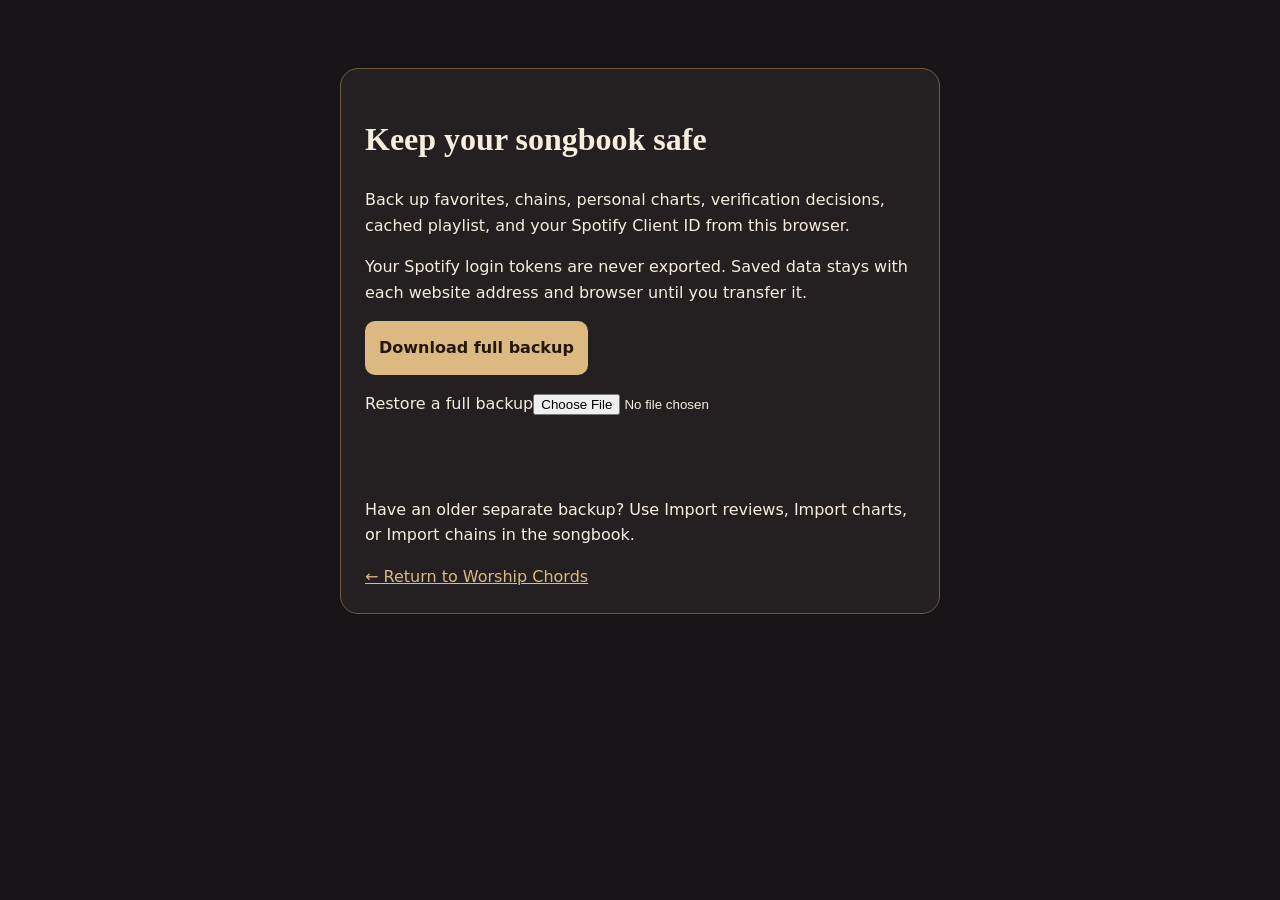
<file: backup.html>
<!doctype html><html lang="en"><head><meta charset="utf-8"><meta name="viewport" content="width=device-width,initial-scale=1"><title>Worship Chords · Backup</title><style>body{font:16px system-ui;background:#171417;color:#f7eddf;max-width:600px;margin:48px auto;padding:20px;line-height:1.6}main{background:#242022;padding:24px;border:1px solid #705743;border-radius:18px}h1{font-family:Georgia,serif}button,.button{display:block;padding:14px;margin:16px 0;border:0;border-radius:10px;background:#dbb980;color:#24180e;font:inherit;font-weight:600;cursor:pointer}a{color:#dbb980}input{max-width:100%}#backupStatus{min-height:3em}</style></head><body><main><h1>Keep your songbook safe</h1><p>Back up favorites, chains, personal charts, verification decisions, cached playlist, and your Spotify Client ID from this browser.</p><p>Your Spotify login tokens are never exported. Saved data stays with each website address and browser until you transfer it.</p><button id="backupExport">Download full backup</button><label for="backupImport">Restore a full backup</label><input id="backupImport" type="file" accept=".json,application/json"><p id="backupStatus" role="status" aria-live="polite"></p><p>Have an older separate backup? Use Import reviews, Import charts, or Import chains in the songbook.</p><a href="./">← Return to Worship Chords</a></main><script src="./backup.js"></script></body></html>
</file>
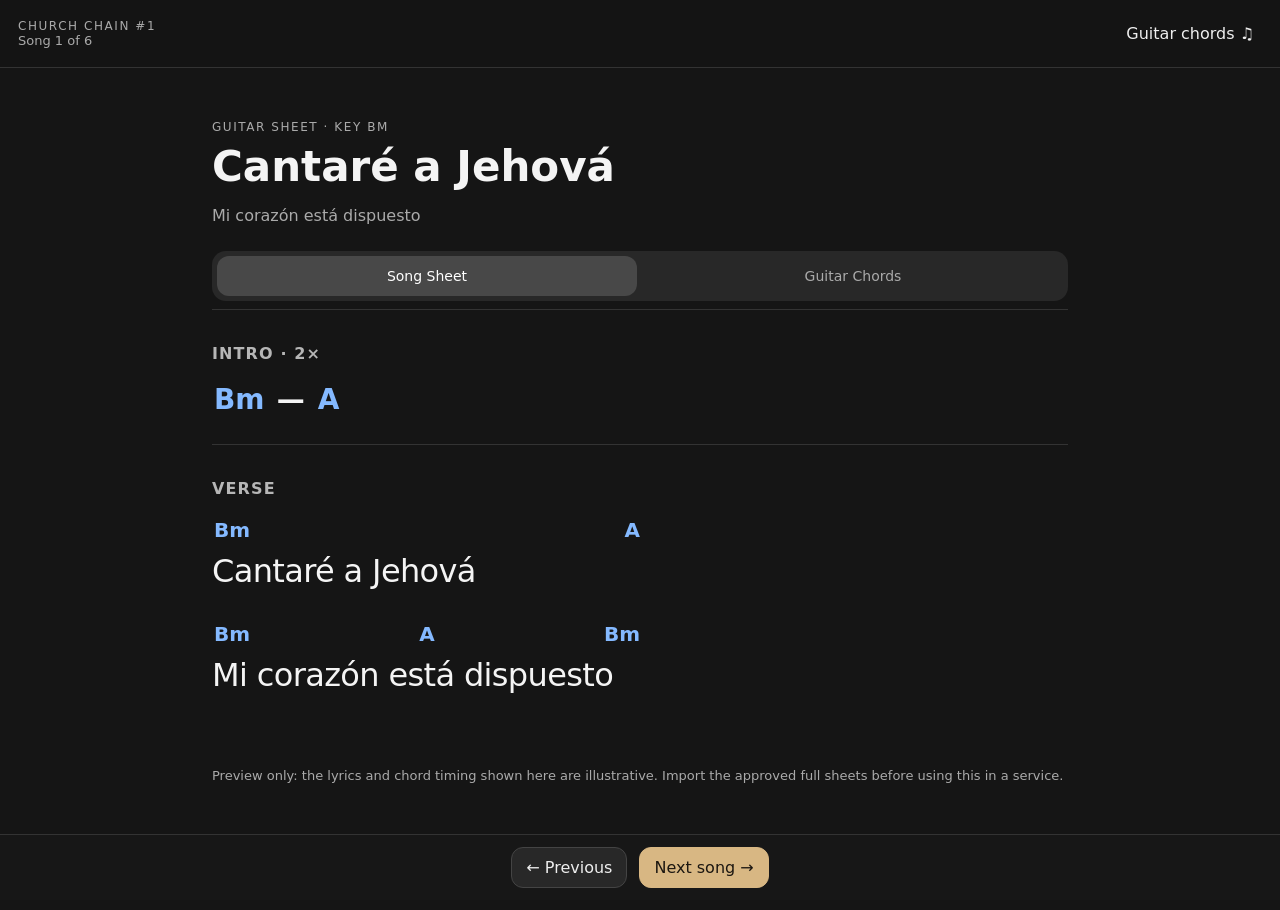
<file: guitar-reader.html>
<!doctype html>
<html lang="es"><head><meta charset="utf-8"><meta name="viewport" content="width=device-width,initial-scale=1,viewport-fit=cover"><title>Worship · Guitar Reader</title>
<style>
:root{color-scheme:dark;font-family:system-ui,-apple-system,sans-serif;background:#151515;color:#f4f4f4}*{box-sizing:border-box}body{margin:0}header{position:sticky;top:0;background:#151515ee;backdrop-filter:blur(16px);border-bottom:1px solid #333;z-index:3;padding:16px max(18px,env(safe-area-inset-left));display:flex;align-items:center;justify-content:space-between;gap:12px}button{background:#282828;color:#eee;border:1px solid #444;border-radius:12px;padding:10px 14px;font:inherit;cursor:pointer}button:focus-visible{outline:2px solid #85baff}button.primary{background:#d8b783;color:#1c1711;border-color:#d8b783}button.minimal{background:none;border:0;padding:8px}.tabs{display:flex;gap:6px;padding:5px;background:#282828;border-radius:14px;margin:26px 0 8px}.tabs button{flex:1;border:0;background:transparent;color:#aaa;font-size:14px;padding:12px 8px}.tabs button[aria-selected="true"]{background:#484848;color:#fff}.chord-grid{display:grid;grid-template-columns:repeat(2,minmax(0,1fr));gap:14px;padding-top:18px}.chord-card{background:#262626;border:1px solid #393939;border-radius:14px;padding:14px;text-align:center}.chord-card svg{max-width:180px;width:100%}.chord-card strong{color:#82b8ff;font-size:22px}.tab-panel[hidden]{display:none!important}main{max-width:900px;margin:auto;padding:32px 22px 100px}.muted{color:#aaa}.eyebrow{font-size:12px;letter-spacing:.13em;text-transform:uppercase;color:#aaa}h1{font-size:clamp(29px,6vw,42px);margin:9px 0 6px;line-height:1.13}h2{font-size:16px;font-weight:650;color:#b6b6b6;letter-spacing:.07em;margin:0 0 20px}section{border-top:1px solid #333;padding:34px 0 28px}.progress{font-size:13px;color:#aaa}.intro{font-size:28px;font-weight:650;letter-spacing:.02em}.line{margin:0 0 28px;max-width:100%}.chordrow{display:flex;justify-content:space-between;color:#84b9ff;font-size:20px;font-weight:650;max-width:430px;margin-bottom:8px}.lyric{font-size:clamp(23px,5.5vw,32px);line-height:1.35;letter-spacing:-.02em}.cue{color:#b6a181;font-size:15px;margin-top:12px}.footer{position:fixed;bottom:0;left:0;right:0;background:#181818f2;border-top:1px solid #333;display:flex;justify-content:center;gap:12px;padding:12px 18px max(12px,env(safe-area-inset-bottom));z-index:3}.footer button{min-width:110px}.sheet{padding-bottom:12px}.diagram{position:fixed;right:18px;bottom:88px;width:min(240px,calc(100vw - 36px));background:#242424;border:1px solid #555;border-radius:16px;padding:16px;box-shadow:0 12px 40px #0009;z-index:4}.diagram[hidden]{display:none}.diagram-top{display:flex;justify-content:space-between;align-items:center;margin-bottom:12px}.diagram svg{width:100%;height:auto}.chip{border:0;background:none;color:#84b9ff;padding:0 2px;font-weight:700;font-size:inherit}.note{font-size:13px;color:#aaa;line-height:1.5}@media(min-width:750px){main{padding-top:52px}.diagram{right:max(24px,calc((100vw - 900px)/2))}}@media(max-width:420px){.lyric{font-size:25px}.chordrow{font-size:19px}section{padding:28px 0}}
</style></head><body>
<header><div><div class="eyebrow">Church Chain #1</div><div class="progress" id="progress">Song 1 of 6</div></div><button class="minimal" id="diagramToggle" aria-label="Show guitar chords">Guitar chords ♫</button></header>
<main><div class="eyebrow">Guitar sheet · Key <span id="key">Bm</span></div><h1 id="title">Cantaré a Jehová</h1><p class="muted" id="subtitle">Mi corazón está dispuesto</p><div class="tabs" role="tablist" aria-label="Song view"><button id="sheetTab" role="tab" aria-selected="true" aria-controls="sheetPanel">Song Sheet</button><button id="guitarTab" role="tab" aria-selected="false" aria-controls="guitarPanel">Guitar Chords</button></div><div id="sheetPanel" class="tab-panel" role="tabpanel"><article class="sheet" id="sheet"><section><h2>INTRO · 2×</h2><div class="intro"><button class="chip" data-chord="Bm">Bm</button> — <button class="chip" data-chord="A">A</button></div></section><section><h2>VERSE</h2><div class="line"><div class="chordrow"><button class="chip" data-chord="Bm">Bm</button><button class="chip" data-chord="A">A</button></div><div class="lyric">Cantaré a Jehová</div></div><div class="line"><div class="chordrow"><button class="chip" data-chord="Bm">Bm</button><button class="chip" data-chord="A">A</button><button class="chip" data-chord="Bm">Bm</button></div><div class="lyric">Mi corazón está dispuesto</div></div></section><p class="note">Preview only: the lyrics and chord timing shown here are illustrative. Import the approved full sheets before using this in a service.</p></article></div><div id="guitarPanel" class="tab-panel" role="tabpanel" hidden><h2>GUITAR CHORD SHAPES</h2><div class="chord-grid" id="chordGrid"></div></div></main>
<div class="diagram" id="diagram" hidden><div class="diagram-top"><strong id="chordTitle">Bm · Guitar</strong><button class="minimal" id="closeDiagram" aria-label="Close diagram">✕</button></div><svg id="fretboard" viewBox="0 0 210 190" role="img" aria-label="Guitar chord fingering"></svg><div class="note" id="fingering"></div></div>
<div class="footer"><button id="previous">← Previous</button><button class="primary" id="next">Next song →</button></div>
<script>
const chords={Bm:{frets:[-1,2,4,4,3,2],fingers:[0,1,3,4,2,1]},A:{frets:[-1,0,2,2,2,0],fingers:[0,0,1,2,3,0]},Dm:{frets:[-1,-1,0,2,3,1],fingers:[0,0,0,2,3,1]},Gm:{frets:[3,5,5,3,3,3],fingers:[1,3,4,1,1,1]},F:{frets:[1,3,3,2,1,1],fingers:[1,3,4,2,1,1]}};
const songs=[{title:"Cantaré a Jehová",subtitle:"Mi corazón está dispuesto",key:"Bm"},{title:"Me gozaré en tu presencia, Jehová",key:"Dm"},{title:"Song 3",key:"—"},{title:"Song 4",key:"—"},{title:"Song 5",key:"—"},{title:"Song 6",key:"—"}];let index=0;
const $=id=>document.getElementById(id);
function renderSong(){const s=songs[index];$("title").textContent=s.title;$("subtitle").textContent=s.subtitle||"Sheet not imported yet";$("key").textContent=s.key;$("progress").textContent='Song '+(index+1)+' of '+songs.length;$("previous").disabled=index===0;$("next").disabled=index===songs.length-1;$("sheet").hidden=index!==0;if(index!==0){$("sheet").hidden=false;$("sheet").innerHTML='<section><h2>CHORD SHEET</h2><p class="muted">This song needs its verified lyric-and-chord sheet imported. No lyrics have been invented.</p></section>';}else if(!$("sheet").dataset.saved){$("sheet").dataset.saved=$("sheet").innerHTML;}else{$("sheet").innerHTML=$("sheet").dataset.saved;}switchTab('sheet');window.scrollTo({top:0,behavior:'smooth'});}
function showChord(name){const c=chords[name];if(!c)return;const svg=$("fretboard");svg.innerHTML='';const ns='http://www.w3.org/2000/svg';const el=(tag,attrs)=>{const e=document.createElementNS(ns,tag);for(const [k,v] of Object.entries(attrs))e.setAttribute(k,v);svg.append(e);return e};const base=24,step=30;for(let i=0;i<6;i++)el('line',{x1:30+i*30,y1:35,x2:30+i*30,y2:155,stroke:'#ccc','stroke-width':1.5});for(let i=0;i<5;i++)el('line',{x1:30,y1:35+i*30,x2:180,y2:35+i*30,stroke:'#ccc','stroke-width':i===0?4:1.5});let min=Math.min(...c.frets.filter(f=>f>0)),offset=Math.max(0,min-1);for(let i=0;i<6;i++){const f=c.frets[i],x=30+i*30;if(f===-1||f===0){const t=el('text',{x,y:22,'text-anchor':'middle',fill:'#eee','font-size':16});t.textContent=f===-1?'×':'○';}else{const y=35+(f-offset-.5)*30;el('circle',{cx:x,cy:y,r:11,fill:'#85baff'});const t=el('text',{x,y:y+4,'text-anchor':'middle',fill:'#111','font-size':12,'font-weight':'bold'});t.textContent=c.fingers[i]||'';}}if(offset){const t=el('text',{x:9,y:55,fill:'#ddd','font-size':12});t.textContent=offset+1;}$("chordTitle").textContent=name+' · Guitar';$("fingering").textContent='Strings shown left to right: low E to high e. × = muted, ○ = open.';$("diagram").hidden=false;}
function switchTab(tab){const guitar=tab==='guitar';$('sheetPanel').hidden=guitar;$('guitarPanel').hidden=!guitar;$('sheetTab').setAttribute('aria-selected',String(!guitar));$('guitarTab').setAttribute('aria-selected',String(guitar));$('diagram').hidden=true;if(guitar)renderChordGrid();}
function renderChordGrid(){const names=index===0?['Bm','A']:[];const grid=$('chordGrid');grid.innerHTML='';if(!names.length){grid.innerHTML='<p class="muted">Chord diagrams will appear when this song’s verified sheet is imported.</p>';return;}for(const name of names){const card=document.createElement('div');card.className='chord-card';card.innerHTML='<strong>'+name+'</strong><div class="note">'+chords[name].frets.map(f=>f<0?'x':f).join('')+'</div>';const s=document.createElementNS('http://www.w3.org/2000/svg','svg');s.setAttribute('viewBox','0 0 210 190');for(let i=0;i<6;i++){const line=document.createElementNS(s.namespaceURI,'line');for(const [k,v] of Object.entries({x1:30+i*30,y1:35,x2:30+i*30,y2:155,stroke:'#ccc','stroke-width':1.5}))line.setAttribute(k,v);s.append(line)}for(let i=0;i<5;i++){const line=document.createElementNS(s.namespaceURI,'line');for(const [k,v] of Object.entries({x1:30,y1:35+i*30,x2:180,y2:35+i*30,stroke:'#ccc','stroke-width':i===0?4:1.5}))line.setAttribute(k,v);s.append(line)}const shape=chords[name];for(let i=0;i<6;i++){const fret=shape.frets[i],x=30+i*30;if(fret<=0){const t=document.createElementNS(s.namespaceURI,'text');t.setAttribute('x',x);t.setAttribute('y',22);t.setAttribute('text-anchor','middle');t.setAttribute('fill','#fff');t.textContent=fret===0?'○':'×';s.append(t)}else{const dot=document.createElementNS(s.namespaceURI,'circle');dot.setAttribute('cx',x);dot.setAttribute('cy',35+(fret-.5)*30);dot.setAttribute('r',11);dot.setAttribute('fill','#82b8ff');s.append(dot)}}card.append(s);grid.append(card)}}
$('sheetTab').onclick=()=>switchTab('sheet');$('guitarTab').onclick=()=>switchTab('guitar');
document.addEventListener('click',e=>{const b=e.target.closest('[data-chord]');if(b)switchTab('guitar')});$("diagramToggle").onclick=()=>showChord(index===0?'Bm':'Dm');$("closeDiagram").onclick=()=>$("diagram").hidden=true;$("previous").onclick=()=>{if(index>0){index--;renderSong()}};$("next").onclick=()=>{if(index<songs.length-1){index++;renderSong()}};renderSong();
</script></body></html>
</file>
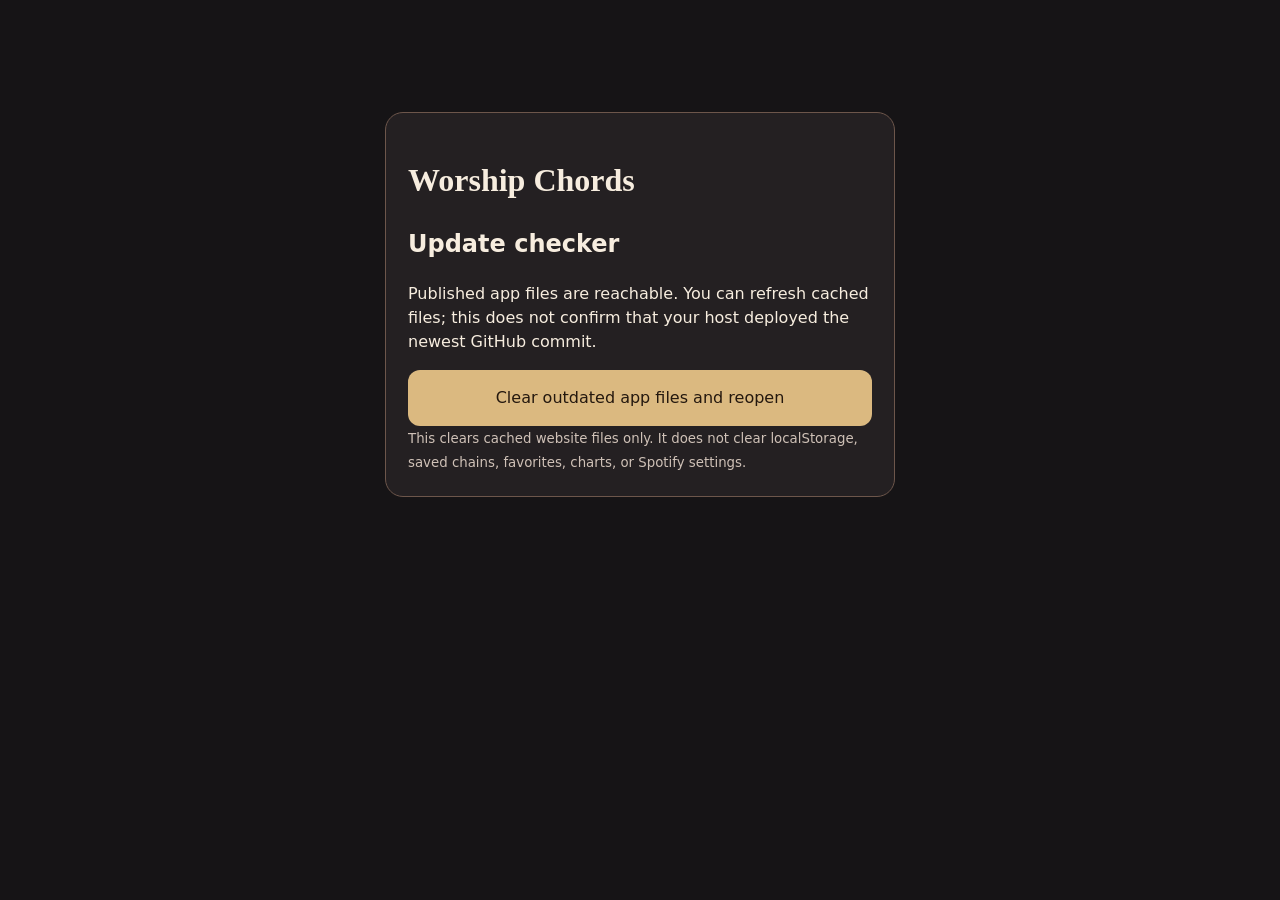
<file: refresh.html>
<!doctype html>
<html lang="en"><head><meta charset="utf-8"><meta name="viewport" content="width=device-width,initial-scale=1"><meta name="theme-color" content="#1a1518"><title>Worship Chords · Update Check</title>
<style>body{font:16px system-ui,-apple-system,sans-serif;background:#161416;color:#f7eddf;max-width:510px;margin:10vh auto;padding:22px;line-height:1.5}h1{font-family:Georgia,serif}main{padding:22px;border:1px solid #6d564b;border-radius:18px;background:#242022}button,a.action{appearance:none;border:0;border-radius:12px;background:#dbb980;color:#24180e;font-weight:750;padding:16px;display:block;width:100%;font:inherit;text-align:center;text-decoration:none;box-sizing:border-box;margin-top:15px}button:disabled{opacity:.45}small{color:#cfc1b7}#status{white-space:pre-wrap}</style></head>
<body><main><h1>Worship Chords</h1><h2>Update checker</h2><p id="status" role="status">Checking the published version…</p><button id="refresh" type="button" disabled>Clear outdated app files and reopen</button><small>This clears cached website files only. It does not clear localStorage, saved chains, favorites, charts, or Spotify settings.</small></main>
<script>
(async()=>{
 const status=document.getElementById('status'),button=document.getElementById('refresh');
 const u='./verification.js?version-check='+Date.now();
 try{
  const r=await fetch(u,{cache:'no-store',redirect:'follow'});
  if(!r.ok)throw Error('Verification script returned HTTP '+r.status);
  const s=await r.text();
  if(!s.includes('WorshipVerification'))throw Error('Unexpected script received.');
  status.textContent='Published app files are reachable. You can refresh cached files; this does not confirm that your host deployed the newest GitHub commit.';
  button.disabled=false;
 }catch(e){status.textContent='Could not check the currently published script: '+e.message}
 button.onclick=async()=>{
  button.disabled=true;status.textContent='Clearing cached website files…';
  try{
   if('serviceWorker'in navigator){const regs=await navigator.serviceWorker.getRegistrations();await Promise.all(regs.filter(r=>r.scope.startsWith(location.origin+'/')).map(r=>r.unregister()))}
   if('caches'in window){const keys=await caches.keys();await Promise.all(keys.filter(k=>k.startsWith('worship-chords')).map(k=>caches.delete(k)))}
   status.textContent='Done. Reopening Worship Chords…';
   location.replace('./?updated=1&ts='+Date.now());
  }catch(e){status.textContent='Could not clear everything: '+e.message+' — your saved data has not been intentionally cleared. Keep your backups and retry later.';button.disabled=false}
 }
})();
</script></body></html>
</file>
